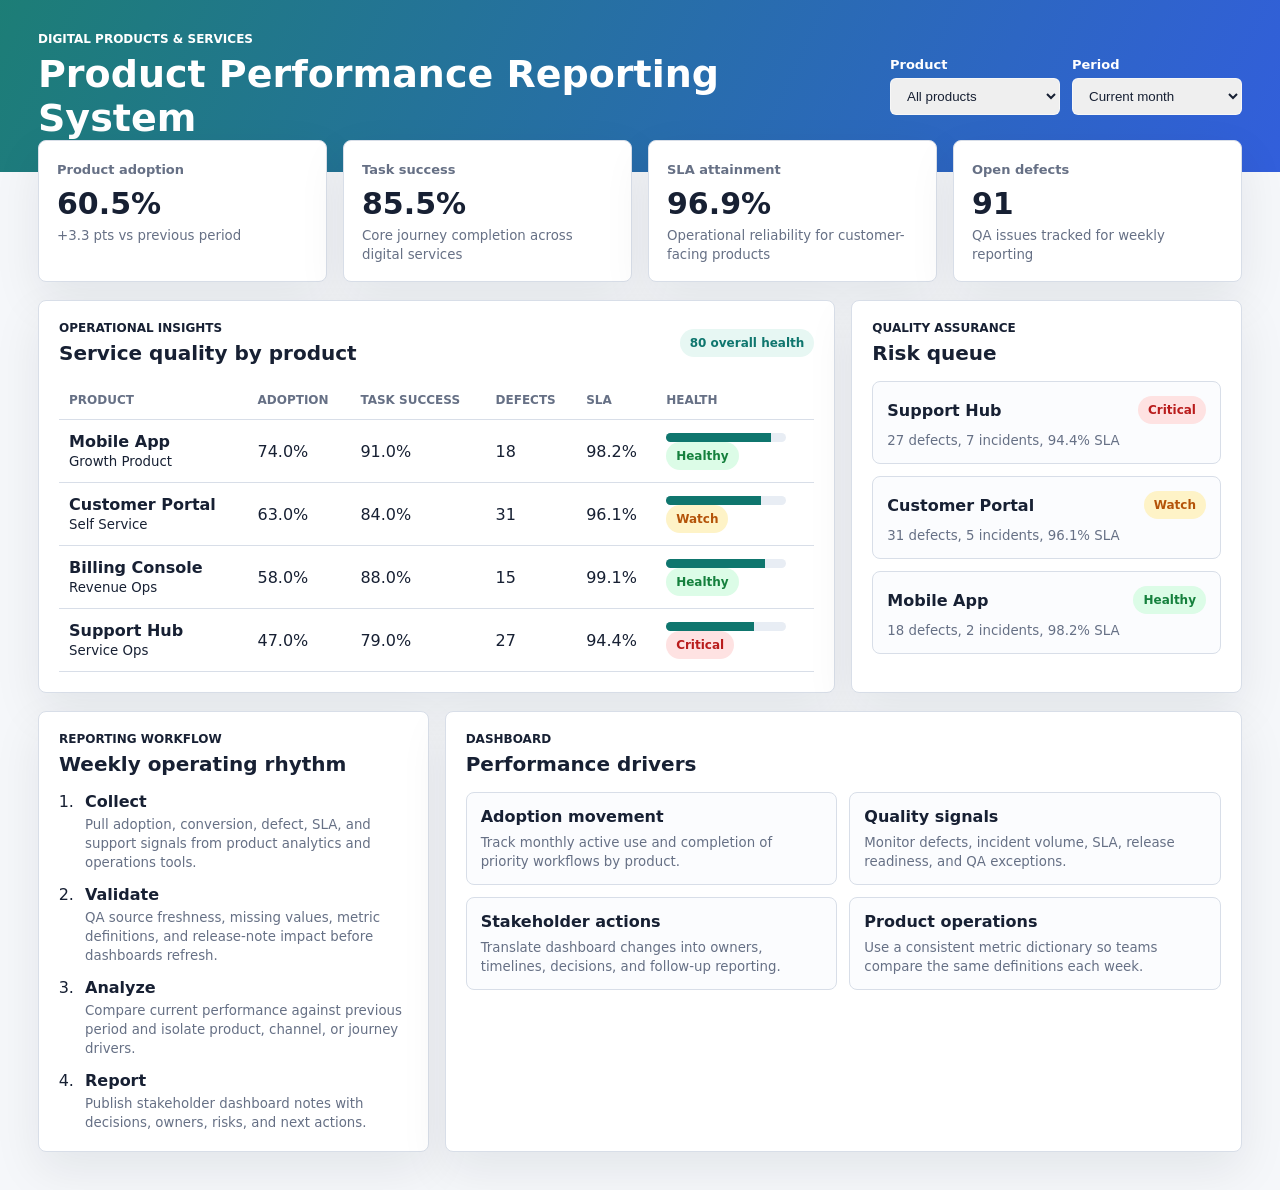
<file: index.html>
<!doctype html>
<html lang="en">
  <head>
    <meta charset="UTF-8" />
    <meta name="viewport" content="width=device-width, initial-scale=1.0" />
    <title>Digital Product Performance & Reporting System</title>
    <link rel="stylesheet" href="src/styles.css" />
  </head>
  <body>
    <header class="app-header">
      <div>
        <p class="eyebrow">Digital Products & Services</p>
        <h1>Product Performance Reporting System</h1>
      </div>
      <div class="controls">
        <label>
          Product
          <select id="productFilter">
            <option value="all">All products</option>
          </select>
        </label>
        <label>
          Period
          <select id="periodFilter">
            <option value="current">Current month</option>
            <option value="previous">Previous month</option>
          </select>
        </label>
      </div>
    </header>

    <main>
      <section id="scorecards" class="scorecard-grid" aria-label="Product performance scorecards"></section>

      <section class="workbench">
        <article class="panel span-2">
          <div class="panel-heading">
            <div>
              <p class="eyebrow">Operational insights</p>
              <h2>Service quality by product</h2>
            </div>
            <span id="healthBadge" class="badge"></span>
          </div>
          <div class="table-wrap">
            <table>
              <thead>
                <tr>
                  <th>Product</th>
                  <th>Adoption</th>
                  <th>Task success</th>
                  <th>Defects</th>
                  <th>SLA</th>
                  <th>Health</th>
                </tr>
              </thead>
              <tbody id="productTable"></tbody>
            </table>
          </div>
        </article>

        <article class="panel">
          <div class="panel-heading">
            <div>
              <p class="eyebrow">Quality assurance</p>
              <h2>Risk queue</h2>
            </div>
          </div>
          <div id="riskQueue" class="risk-list"></div>
        </article>
      </section>

      <section class="workbench">
        <article class="panel">
          <div class="panel-heading">
            <div>
              <p class="eyebrow">Reporting workflow</p>
              <h2>Weekly operating rhythm</h2>
            </div>
          </div>
          <ol id="workflow" class="timeline"></ol>
        </article>

        <article class="panel span-2">
          <div class="panel-heading">
            <div>
              <p class="eyebrow">Dashboard</p>
              <h2>Performance drivers</h2>
            </div>
          </div>
          <div id="driverGrid" class="driver-grid"></div>
        </article>
      </section>
    </main>

    <script src="src/app.js" defer></script>
  </body>
</html>
</file>
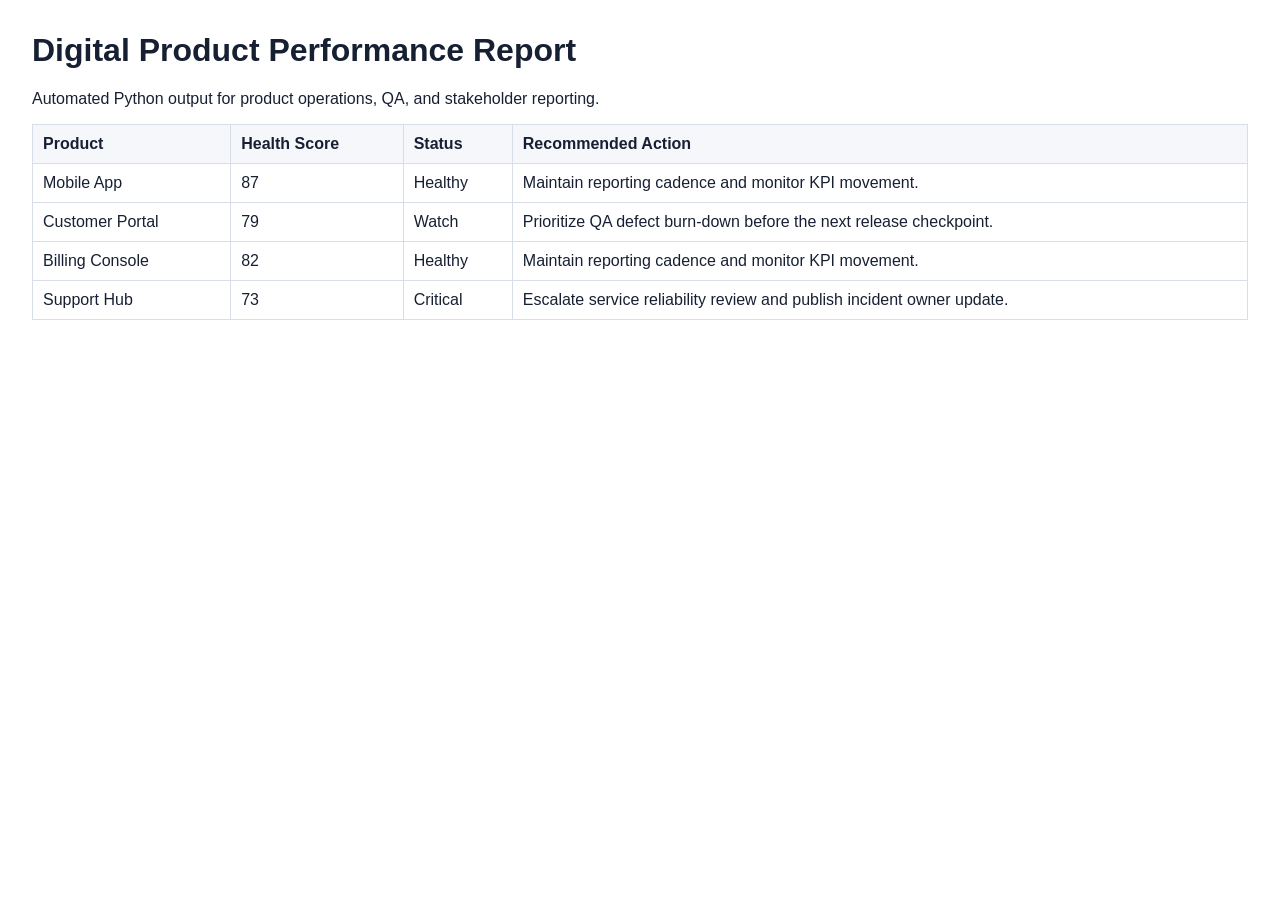
<file: reports/stakeholder-visual-summary.html>
<!doctype html>
<html lang="en">
<head>
  <meta charset="utf-8">
  <title>Digital Product Performance Report</title>
  <style>
    body { font-family: Arial, sans-serif; margin: 32px; color: #172033; }
    table { border-collapse: collapse; width: 100%; }
    th, td { border: 1px solid #d8dee8; padding: 10px; text-align: left; }
    th { background: #f5f7fa; }
  </style>
</head>
<body>
  <h1>Digital Product Performance Report</h1>
  <p>Automated Python output for product operations, QA, and stakeholder reporting.</p>
  <table>
    <thead><tr><th>Product</th><th>Health Score</th><th>Status</th><th>Recommended Action</th></tr></thead>
    <tbody><tr><td>Mobile App</td><td>87</td><td>Healthy</td><td>Maintain reporting cadence and monitor KPI movement.</td></tr>
<tr><td>Customer Portal</td><td>79</td><td>Watch</td><td>Prioritize QA defect burn-down before the next release checkpoint.</td></tr>
<tr><td>Billing Console</td><td>82</td><td>Healthy</td><td>Maintain reporting cadence and monitor KPI movement.</td></tr>
<tr><td>Support Hub</td><td>73</td><td>Critical</td><td>Escalate service reliability review and publish incident owner update.</td></tr></tbody>
  </table>
</body>
</html>
</file>
<file: src/styles.css>
:root {
  --ink: #172033;
  --muted: #667085;
  --paper: #f5f7fa;
  --panel: #ffffff;
  --line: #d8dee8;
  --teal: #0f766e;
  --blue: #1d4ed8;
  --green: #15803d;
  --amber: #b45309;
  --red: #b91c1c;
  font-family: Inter, ui-sans-serif, system-ui, -apple-system, BlinkMacSystemFont, "Segoe UI", sans-serif;
}

* {
  box-sizing: border-box;
}

body {
  margin: 0;
  color: var(--ink);
  background: var(--paper);
}

.app-header {
  min-height: 170px;
  padding: 32px 38px;
  display: flex;
  align-items: center;
  justify-content: space-between;
  gap: 24px;
  color: white;
  background:
    linear-gradient(115deg, rgba(15, 118, 110, 0.94), rgba(29, 78, 216, 0.9)),
    url("https://images.unsplash.com/photo-1551288049-bebda4e38f71?auto=format&fit=crop&w=1600&q=80") center/cover;
}

h1,
h2,
p {
  margin: 0;
}

h1 {
  max-width: 760px;
  font-size: 38px;
}

h2 {
  font-size: 20px;
}

.eyebrow {
  margin-bottom: 6px;
  font-size: 12px;
  font-weight: 850;
  letter-spacing: 0;
  text-transform: uppercase;
}

.controls {
  display: flex;
  gap: 12px;
  align-items: end;
}

label {
  display: grid;
  gap: 6px;
  font-size: 13px;
  font-weight: 750;
}

select {
  min-width: 170px;
  border: 1px solid rgba(255, 255, 255, 0.55);
  border-radius: 6px;
  padding: 9px 12px;
  color: var(--ink);
}

main {
  padding: 26px 38px 38px;
  display: grid;
  gap: 18px;
}

.scorecard-grid {
  display: grid;
  grid-template-columns: repeat(4, minmax(0, 1fr));
  gap: 16px;
  margin-top: -58px;
}

.scorecard,
.panel {
  background: var(--panel);
  border: 1px solid var(--line);
  border-radius: 8px;
  box-shadow: 0 18px 48px rgba(15, 23, 42, 0.08);
}

.scorecard {
  min-height: 132px;
  padding: 18px;
}

.scorecard span {
  color: var(--muted);
  font-size: 13px;
  font-weight: 750;
}

.scorecard strong {
  display: block;
  margin: 8px 0 4px;
  font-size: 30px;
}

.scorecard small,
.risk-card small,
.driver small,
.timeline small {
  color: var(--muted);
}

.workbench {
  display: grid;
  grid-template-columns: repeat(3, minmax(0, 1fr));
  gap: 16px;
}

.span-2 {
  grid-column: span 2;
}

.panel {
  min-width: 0;
  padding: 20px;
}

.panel-heading {
  display: flex;
  justify-content: space-between;
  align-items: center;
  gap: 16px;
  margin-bottom: 16px;
}

.badge,
.status {
  display: inline-flex;
  align-items: center;
  border-radius: 999px;
  padding: 7px 10px;
  font-size: 12px;
  font-weight: 850;
  white-space: nowrap;
}

.badge {
  background: #e7f7f3;
  color: var(--teal);
}

.table-wrap {
  overflow-x: auto;
}

table {
  width: 100%;
  border-collapse: collapse;
}

th,
td {
  padding: 12px 10px;
  text-align: left;
  border-bottom: 1px solid var(--line);
  white-space: nowrap;
}

th {
  color: var(--muted);
  font-size: 12px;
  text-transform: uppercase;
}

.health-bar {
  width: 120px;
  height: 9px;
  overflow: hidden;
  border-radius: 999px;
  background: #e8edf4;
}

.health-bar span {
  display: block;
  height: 100%;
  background: var(--teal);
}

.risk-list,
.driver-grid {
  display: grid;
  gap: 12px;
}

.risk-card,
.driver {
  padding: 14px;
  border: 1px solid var(--line);
  border-radius: 8px;
  background: #fbfcfe;
}

.risk-card strong,
.driver strong {
  display: flex;
  align-items: center;
  justify-content: space-between;
  gap: 12px;
  margin-bottom: 6px;
}

.critical {
  background: #fee2e2;
  color: var(--red);
}

.watch {
  background: #fef3c7;
  color: var(--amber);
}

.good {
  background: #dcfce7;
  color: var(--green);
}

.timeline {
  margin: 0;
  padding-left: 20px;
  display: grid;
  gap: 14px;
}

.timeline li {
  padding-left: 6px;
}

.timeline strong {
  display: block;
  margin-bottom: 3px;
}

.driver-grid {
  grid-template-columns: repeat(2, minmax(0, 1fr));
}

@media (max-width: 1000px) {
  .scorecard-grid,
  .workbench,
  .driver-grid {
    grid-template-columns: 1fr 1fr;
  }

  .span-2 {
    grid-column: span 2;
  }
}

@media (max-width: 720px) {
  .app-header,
  .controls {
    align-items: stretch;
    flex-direction: column;
  }

  .app-header,
  main {
    padding-left: 18px;
    padding-right: 18px;
  }

  h1 {
    font-size: 30px;
  }

  .scorecard-grid,
  .workbench,
  .driver-grid {
    grid-template-columns: 1fr;
  }

  .span-2 {
    grid-column: span 1;
  }
}
</file>
